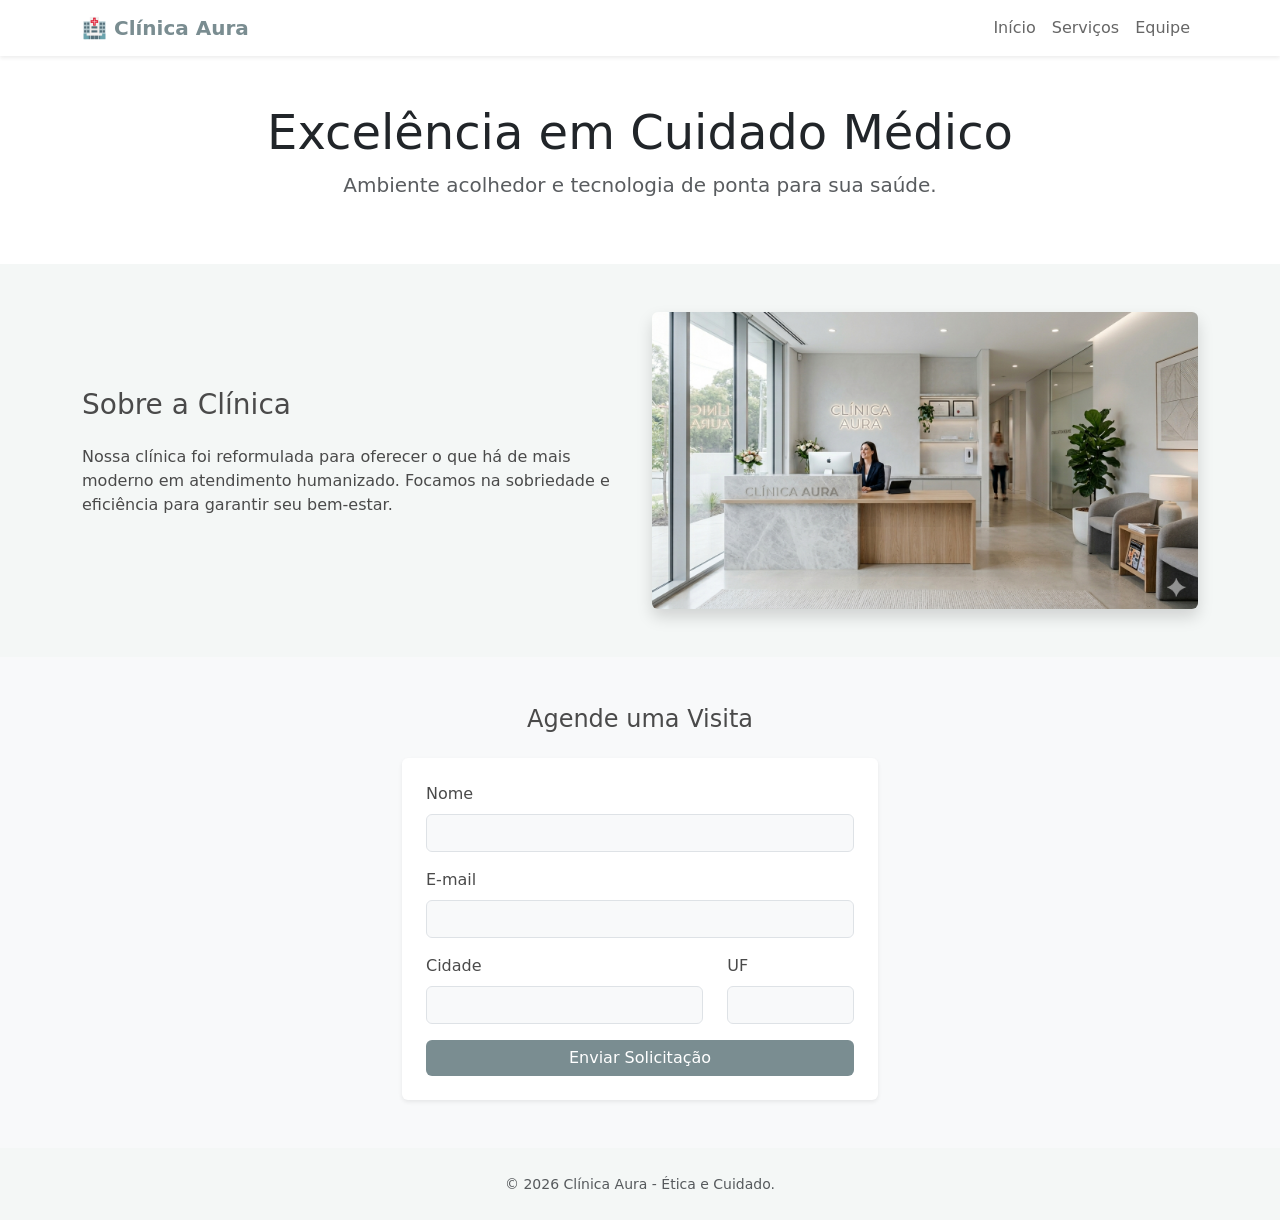
<file: index.html>
<!DOCTYPE html>
<html lang="pt-br">
<head>
    <meta charset="UTF-8">
    <meta name="viewport" content="width=device-width, initial-scale=1.0">
    <title>Clínica Aura | Home</title>
    <!-- Bootstrap CSS -->
    <link href="https://cdn.jsdelivr.net/npm/bootstrap@5.3.0/dist/css/bootstrap.min.css" rel="stylesheet">
    <!-- CSS Personalizado -->
    <link rel="stylesheet" href="assets/css/style.css">
</head>
<body class="bg-pastel">

    <nav class="navbar navbar-expand-lg navbar-light bg-white shadow-sm sticky-top">
        <div class="container">
            <a class="navbar-brand fw-bold text-secondary" href="index.html">🏥 Clínica Aura</a>
            <div class="navbar-nav ms-auto">
                <a class="nav-link" href="index.html">Início</a>
                <a class="nav-link" href="servicos.html">Serviços</a>
                <a class="nav-link" href="equipe.html">Equipe</a>
            </div>
        </div>
    </nav>

    <header class="hero-section text-center py-5 bg-white mb-5">
        <div class="container">
            <h1 class="display-5 text-dark">Excelência em Cuidado Médico</h1>
            <p class="lead text-muted">Ambiente acolhedor e tecnologia de ponta para sua saúde.</p>
        </div>
    </header>

    <main class="container mb-5">
        <div class="row align-items-center">
            <div class="col-md-6">
                <h2 class="h3 mb-4">Sobre a Clínica</h2>
                <p>Nossa clínica foi reformulada para oferecer o que há de mais moderno em atendimento humanizado. Focamos na sobriedade e eficiência para garantir seu bem-estar.</p>
            </div>
            <div class="col-md-6">
                <!-- Imagem local em assets/img -->
                <img src="assets/img/fachada.jpg" class="img-fluid rounded shadow" alt="Fachada da Clínica">
            </div>
        </div>
    </main>

    <!-- Formulário no Index -->
    <section class="bg-light py-5">
        <div class="container" style="max-width: 500px;">
            <h2 class="h4 text-center mb-4">Agende uma Visita</h2>
            <form id="formContato" class="bg-white p-4 rounded shadow-sm">
                <div class="mb-3">
                    <label class="form-label">Nome</label>
                    <input type="text" class="form-control bg-light" required>
                </div>
                <div class="mb-3">
                    <label class="form-label">E-mail</label>
                    <input type="email" class="form-control bg-light" required>
                </div>
                <div class="row">
                    <div class="col-8 mb-3"><label class="form-label">Cidade</label><input type="text" class="form-control bg-light"></div>
                    <div class="col-4 mb-3"><label class="form-label">UF</label><input type="text" class="form-control bg-light"></div>
                </div>
                <button type="submit" class="btn btn-secondary w-100">Enviar Solicitação</button>
            </form>
        </div>
    </section>

    <footer class="text-center py-4 text-muted">
        <small>© 2026 Clínica Aura - Ética e Cuidado.</small>
    </footer>

    <script src="assets/js/script.js"></script>
</body>
</html>
</file>
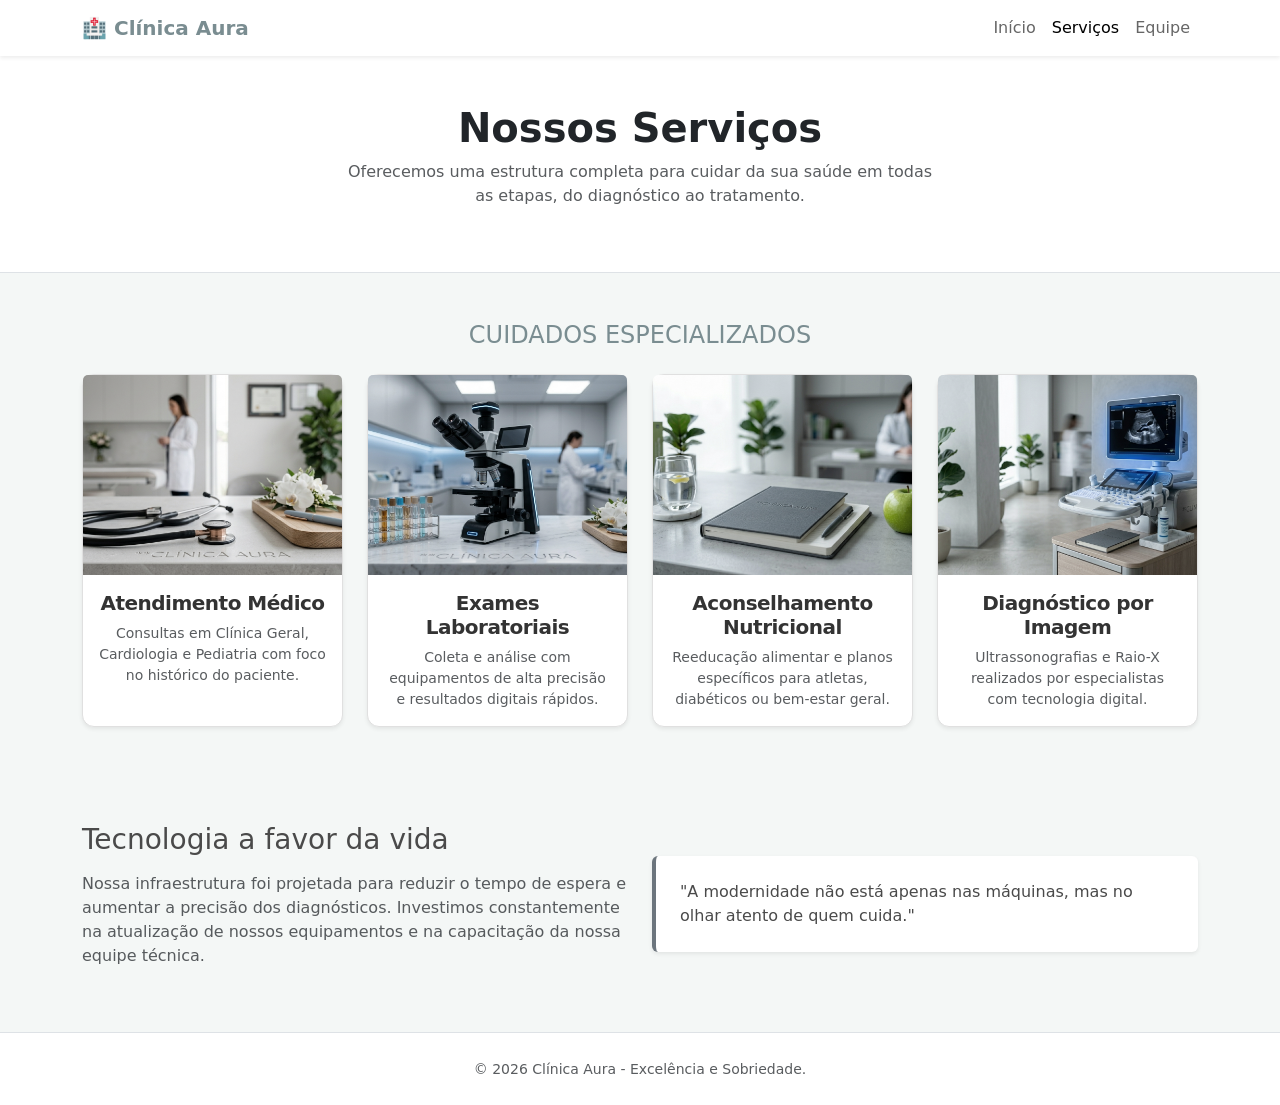
<file: servicos.html>
<!DOCTYPE html>
<html lang="pt-br">
<head>
    <meta charset="UTF-8">
    <meta name="viewport" content="width=device-width, initial-scale=1.0">
    <title>Serviços | Clínica Aura</title>
    <!-- Bootstrap CSS -->
    <link href="https://cdn.jsdelivr.net/npm/bootstrap@5.3.0/dist/css/bootstrap.min.css" rel="stylesheet">
    <link rel="stylesheet" href="assets/css/style.css">
</head>
<body class="bg-pastel">

    <!-- Navbar (Mantendo a consistência) -->
    <nav class="navbar navbar-expand-lg navbar-light bg-white shadow-sm sticky-top">
        <div class="container">
            <a class="navbar-brand fw-bold text-secondary" href="index.html">🏥 Clínica Aura</a>
            <div class="navbar-nav ms-auto">
                <a class="nav-link" href="index.html">Início</a>
                <a class="nav-link active" href="servicos.html">Serviços</a>
                <a class="nav-link" href="equipe.html">Equipe</a>
            </div>
        </div>
    </nav>

    <!-- Cabeçalho da Página -->
    <header class="py-5 bg-white border-bottom">
        <div class="container text-center">
            <h1 class="display-6 fw-bold text-dark">Nossos Serviços</h1>
            <p class="text-muted mx-auto" style="max-width: 600px;">
                Oferecemos uma estrutura completa para cuidar da sua saúde em todas as etapas, do diagnóstico ao tratamento.
            </p>
        </div>
    </header>

    <main class="container py-5">
        
        <!-- REQUISITO: Uso de 2 níveis de cabeçalhos  -->
        <h2 class="h4 mb-4 text-secondary text-center text-uppercase">Cuidados Especializados</h2>

        <div class="row g-4">
            <!-- Serviço 1: Atendimento Médico -->
            <div class="col-md-6 col-lg-3">
                <div class="card h-100 shadow-sm border-0">
                    <img src="assets/img/atendimento.jpg" class="card-img-top" alt="Consulta médica individual">
                    <div class="card-body text-center">
                        <h5 class="fw-bold">Atendimento Médico</h5>
                        <p class="card-text text-muted small">Consultas em Clínica Geral, Cardiologia e Pediatria com foco no histórico do paciente.</p>
                    </div>
                </div>
            </div>

            <!-- Serviço 2: Exames -->
            <div class="col-md-6 col-lg-3">
                <div class="card h-100 shadow-sm border-0">
                    <img src="assets/img/exames.jpg" class="card-img-top" alt="Equipamento de diagnóstico moderno">
                    <div class="card-body text-center">
                        <h5 class="fw-bold">Exames Laboratoriais</h5>
                        <p class="card-text text-muted small">Coleta e análise com equipamentos de alta precisão e resultados digitais rápidos.</p>
                    </div>
                </div>
            </div>

            <!-- Serviço 3: Nutrição -->
            <div class="col-md-6 col-lg-3">
                <div class="card h-100 shadow-sm border-0">
                    <img src="assets/img/nutricao.jpg" class="card-img-top" alt="Plano alimentar e saúde">
                    <div class="card-body text-center">
                        <h5 class="fw-bold">Aconselhamento Nutricional</h5>
                        <p class="card-text text-muted small">Reeducação alimentar e planos específicos para atletas, diabéticos ou bem-estar geral.</p>
                    </div>
                </div>
            </div>

            <!-- Serviço 4: Imagem -->
            <div class="col-md-6 col-lg-3">
                <div class="card h-100 shadow-sm border-0">
                    <img src="assets/img/imagem.jpg" class="card-img-top" alt="Exame de imagem ultrassom">
                    <div class="card-body text-center">
                        <h5 class="fw-bold">Diagnóstico por Imagem</h5>
                        <p class="card-text text-muted small">Ultrassonografias e Raio-X realizados por especialistas com tecnologia digital.</p>
                    </div>
                </div>
            </div>
        </div>

        <!-- Seção Adicional: Diferencial -->
        <div class="row mt-5 pt-5 align-items-center">
            <div class="col-md-6">
                <h2 class="h3 mb-3">Tecnologia a favor da vida</h2>
                <p class="text-muted">Nossa infraestrutura foi projetada para reduzir o tempo de espera e aumentar a precisão dos diagnósticos. Investimos constantemente na atualização de nossos equipamentos e na capacitação da nossa equipe técnica.</p>
            </div>
            <div class="col-md-6">
                <div class="p-4 bg-white rounded shadow-sm border-start border-4 border-secondary">
                    <p class="mb-0 italic fw-light">"A modernidade não está apenas nas máquinas, mas no olhar atento de quem cuida."</p>
                </div>
            </div>
        </div>

    </main>

    <footer class="text-center py-4 text-muted border-top bg-white">
        <small>© 2026 Clínica Aura - Excelência e Sobriedade.</small>
    </footer>

</body>
</html>
</file>
<file: assets/css/style.css>
/* Tons Pastéis e Sobriedade */
.bg-pastel {
    background-color: #F4F7F6;
}

body {
    color: #4A4A4A;
}

.text-secondary {
    color: #7A8D91 !important;
}

.btn-secondary {
    background-color: #7A8D91;
    border: none;
}

.btn-secondary:hover {
    background-color: #5F6E71;
}

.card {
    border: none;
    border-radius: 12px;
    transition: transform 0.2s;
}

.card:hover {
    transform: translateY(-5px);
}

.nav-link {
    font-weight: 500;
    color: #666;
}

.nav-link:hover {
    color: #7A8D91;
}

.card-img-top {
    height: 200px; /* Mantém todas as imagens da mesma altura */
    object-fit: cover; /* Faz o crop da imagem sem distorcer */
    filter: grayscale(20%); /* Dá um toque de sobriedade e uniformidade às fotos */
}

.card {
    transition: all 0.3s ease;
    border: 1px solid #e0e0e0 !important; /* Bordas sutis em cinza */
}

.card:hover {
    box-shadow: 0 10px 20px rgba(0,0,0,0.05) !important;
}

/* Efeito de sobriedade nas fotos da equipe */
.grayscale-filter {
    filter: grayscale(40%); /* Deixa a foto levemente dessaturada */
    transition: filter 0.4s ease, transform 0.4s ease;
}

.team-card:hover .grayscale-filter {
    filter: grayscale(0%); /* A cor volta ao passar o mouse */
    transform: scale(1.02); /* Leve zoom */
}

/* Ajuste de tipografia para nomes */
h5.fw-bold {
    color: #333;
    letter-spacing: -0.5px;
}

/* Espaçamento extra para o grid da equipe */
.g-5 {
    --bs-gutter-y: 3rem;
}
</file>
